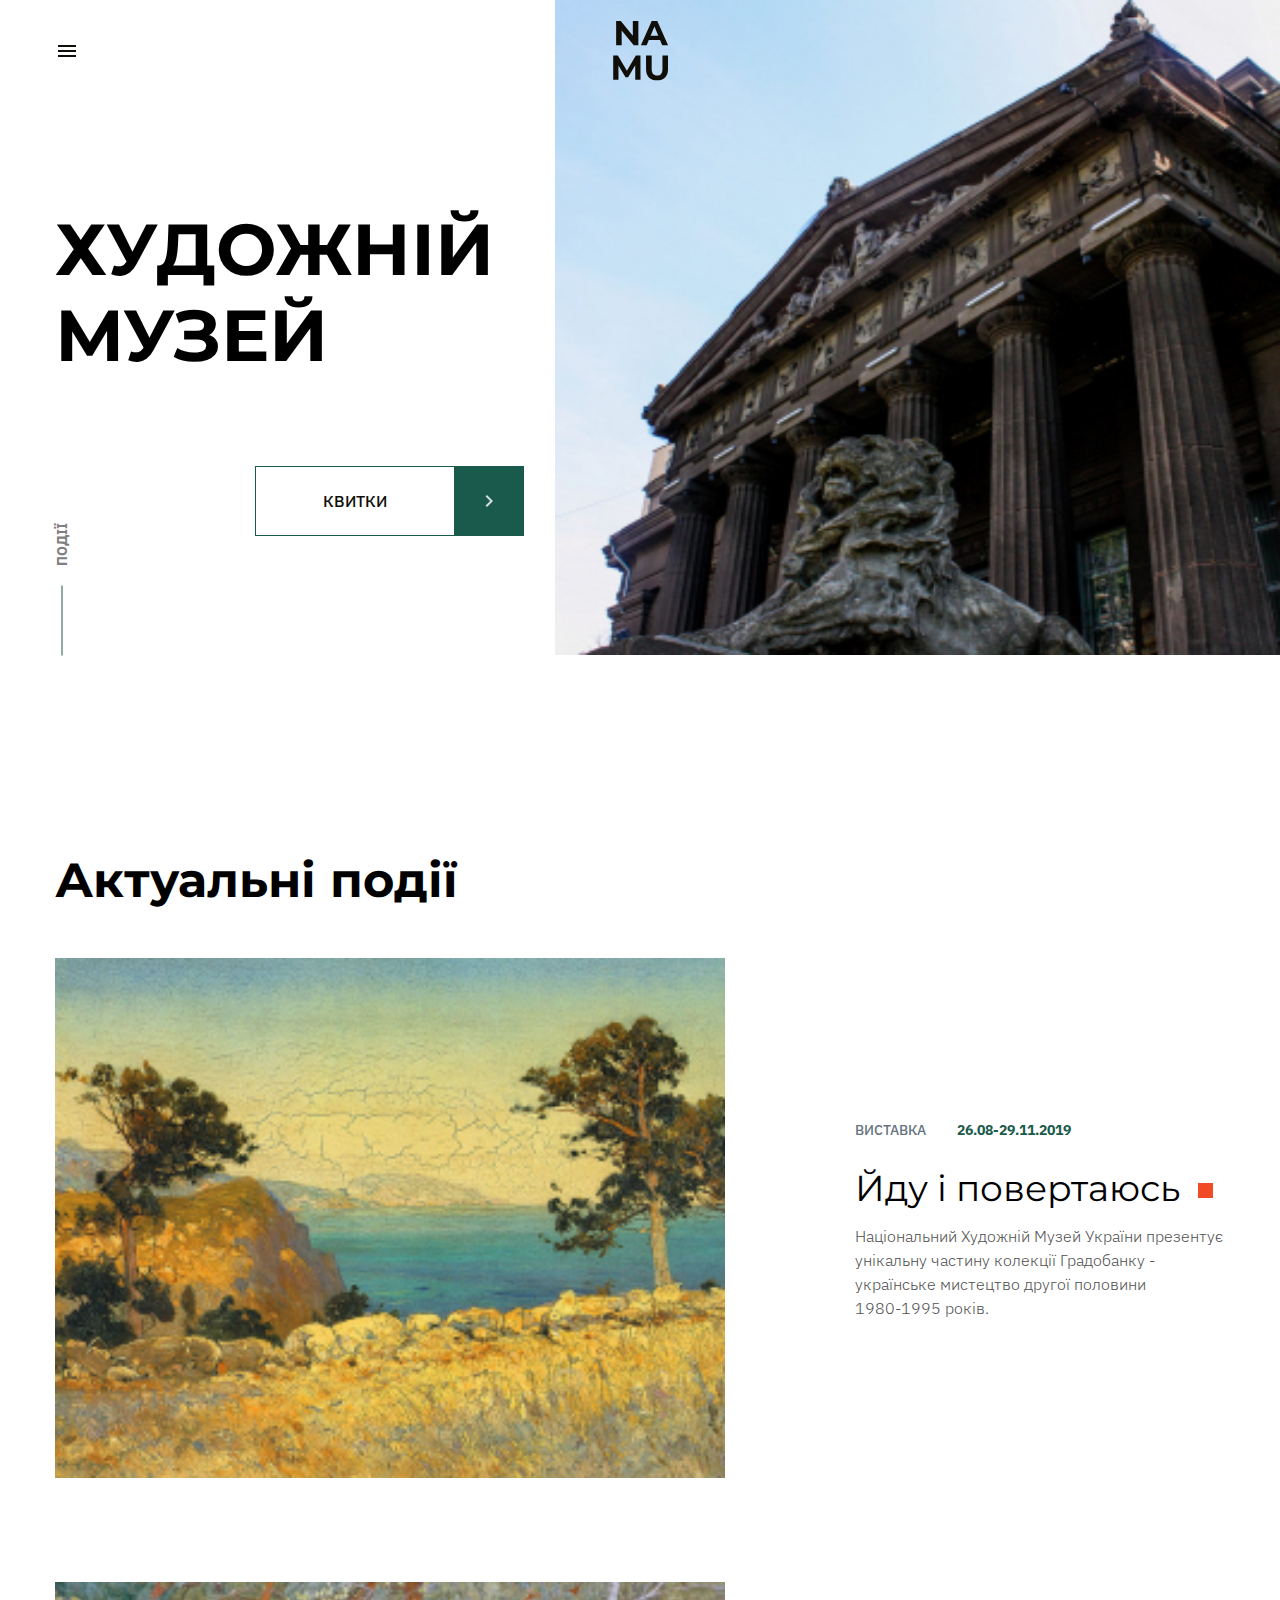
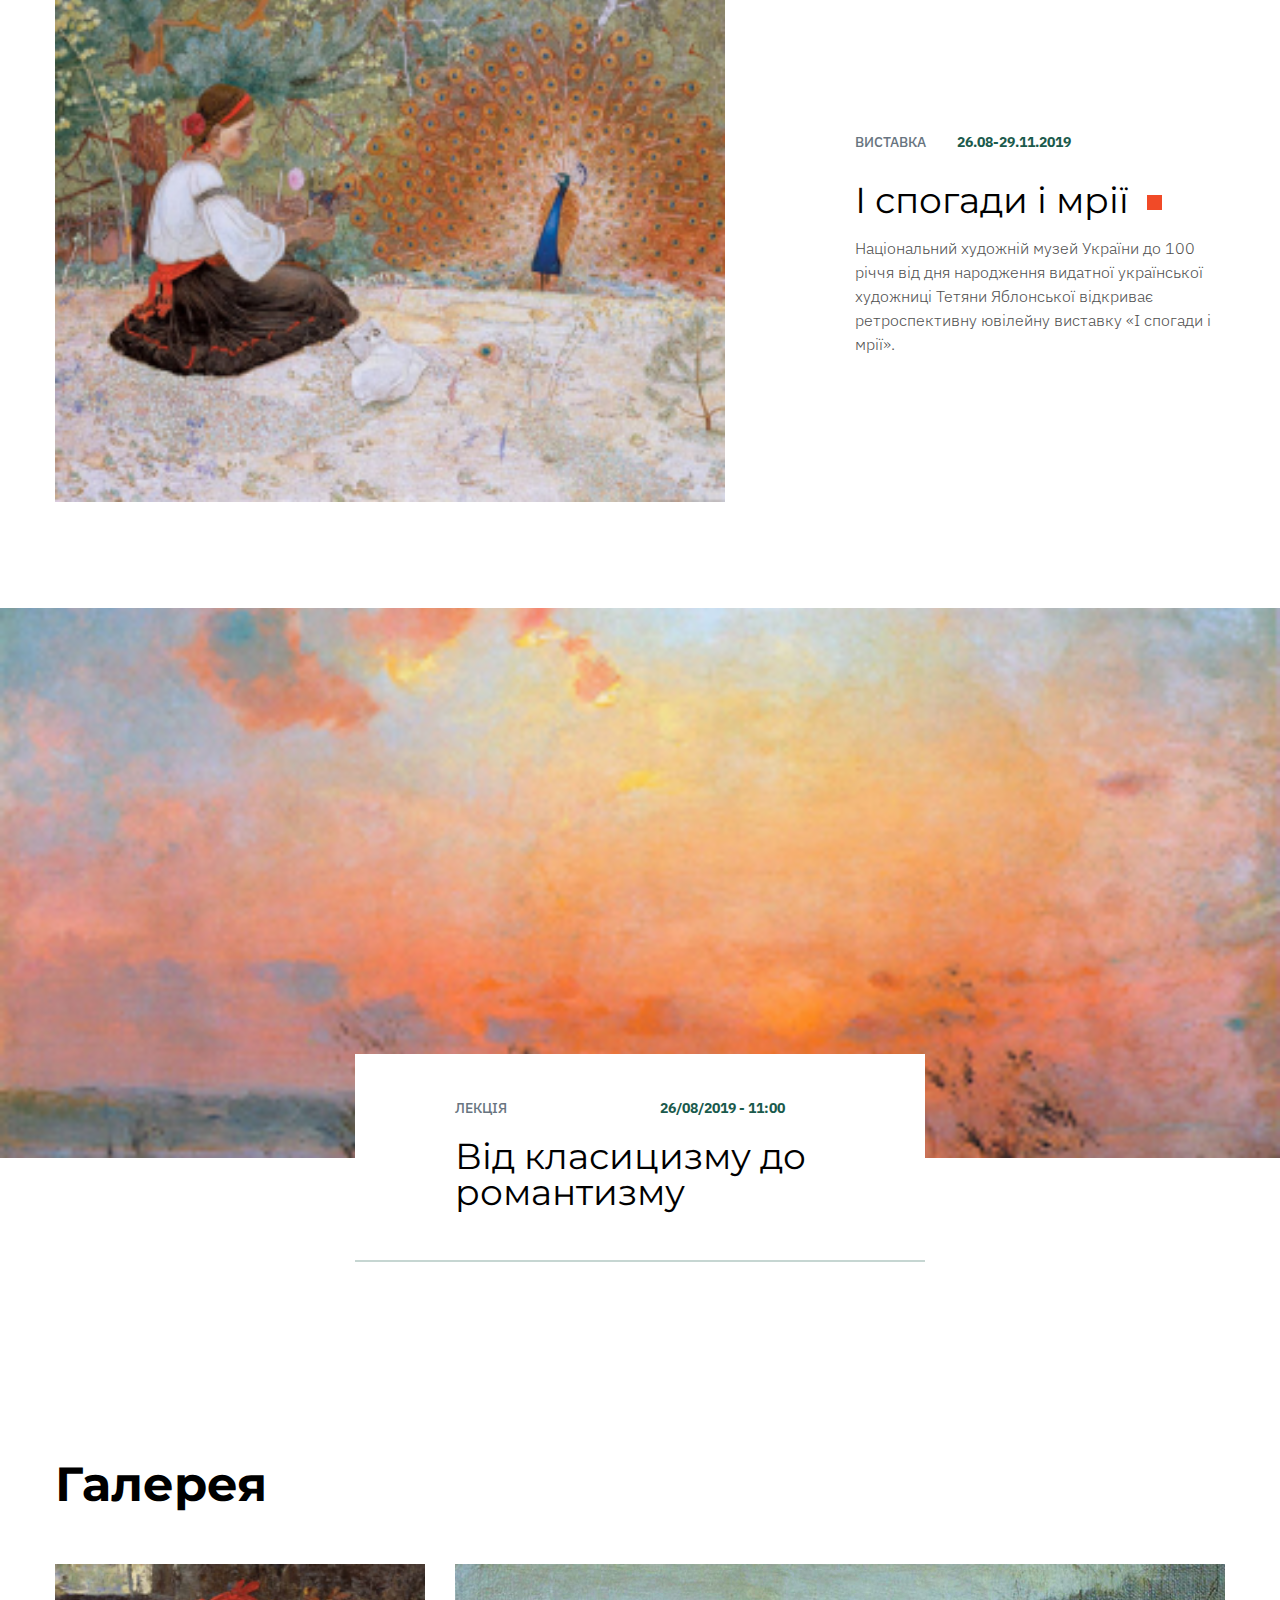
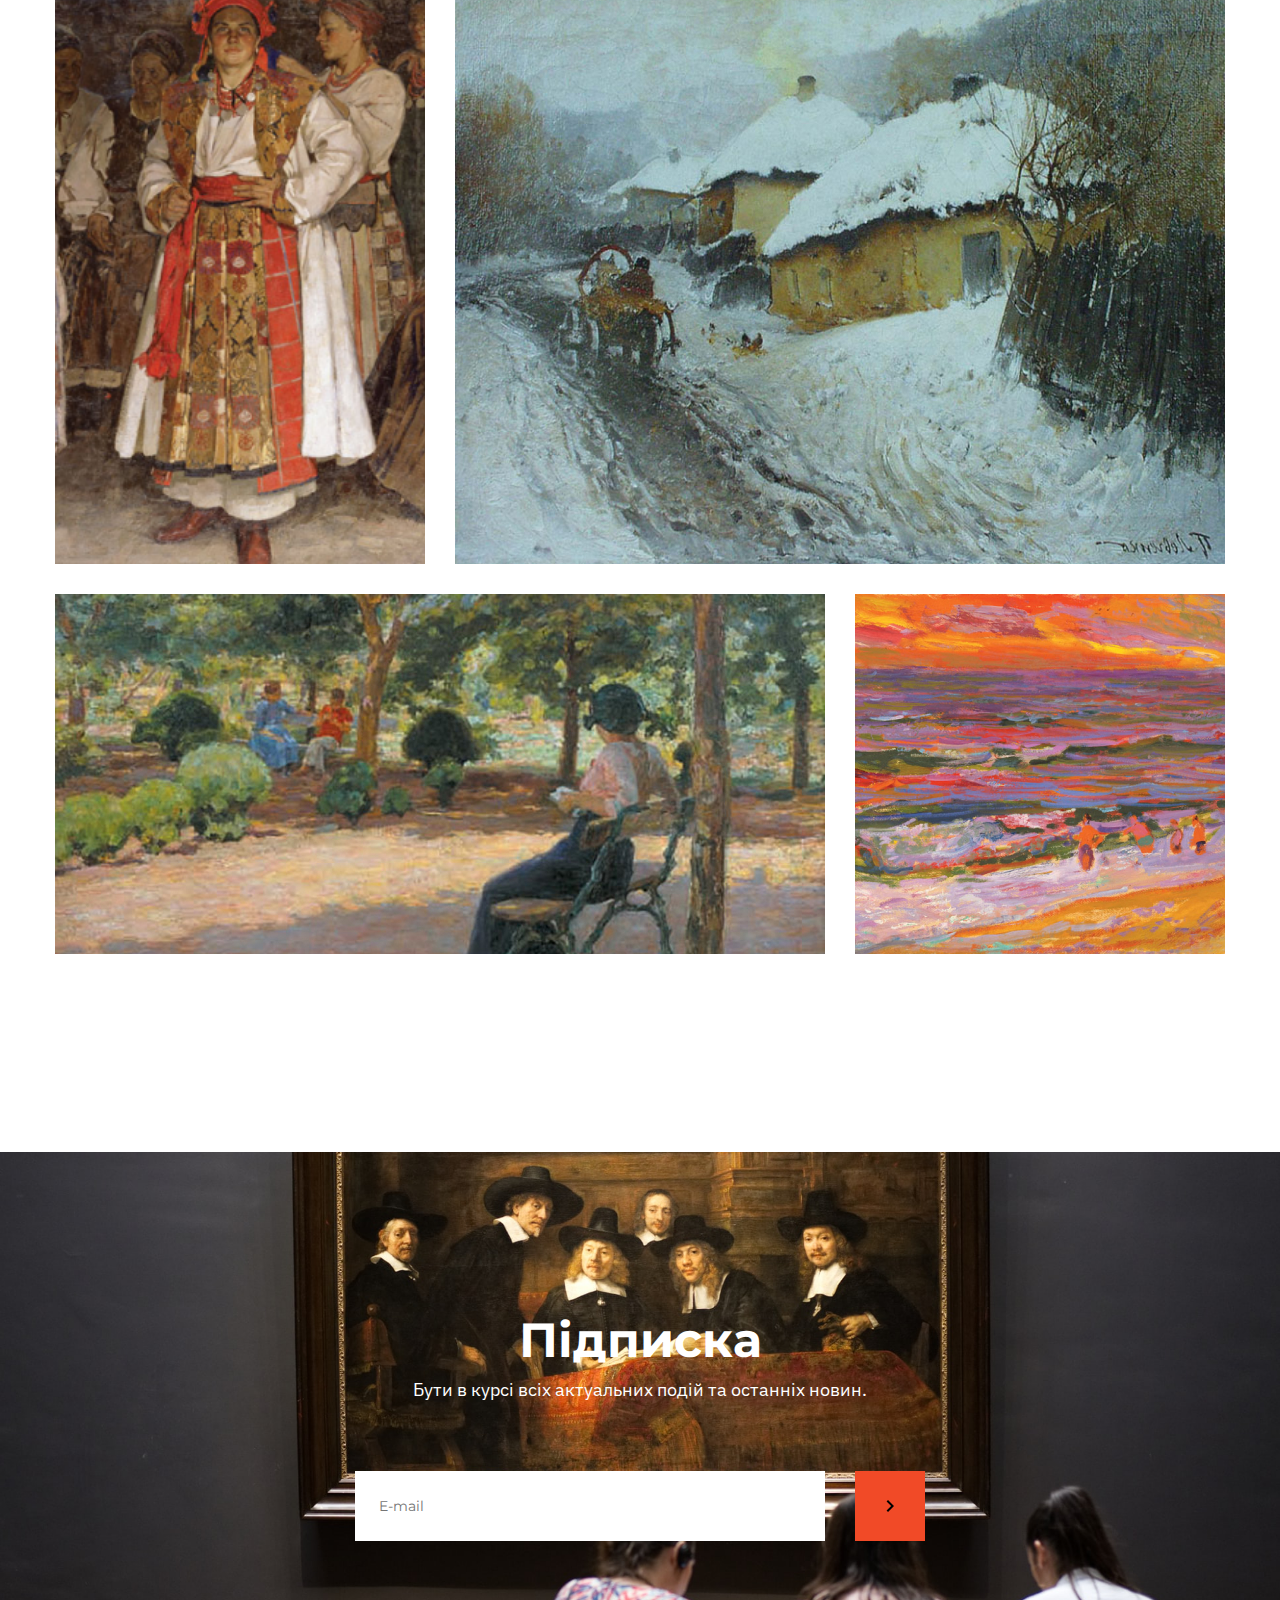
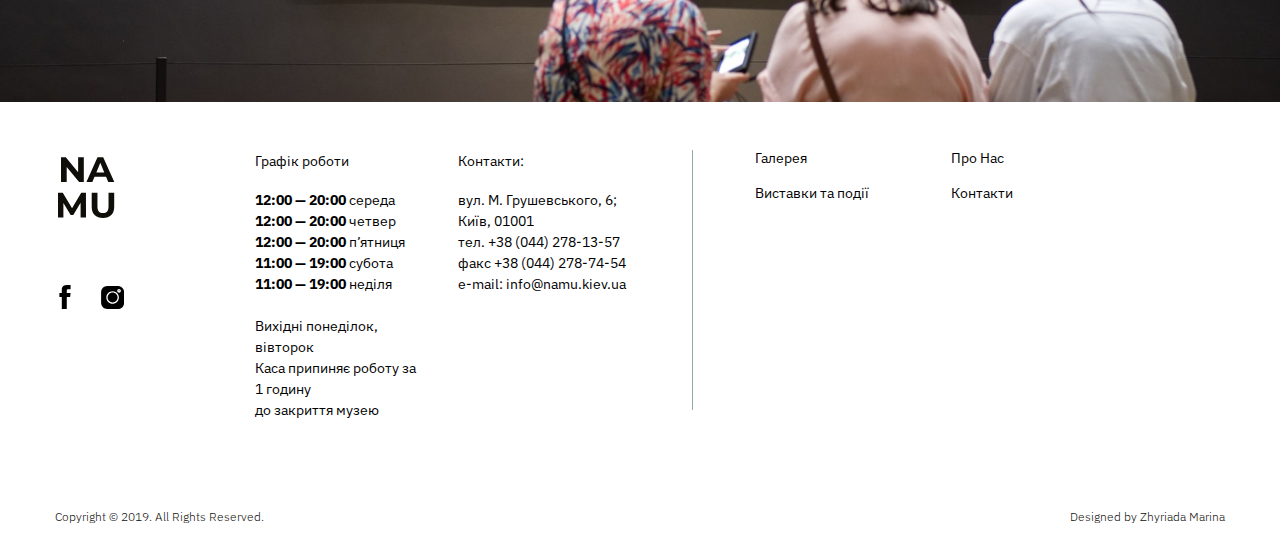
<file: src/index.html>
<!DOCTYPE html>
<html lang="en" class="page">
  <head>
    <meta charset="UTF-8">
    <meta name="viewport" content="width=device-width, initial-scale=1.0">
    <title>NAMU</title>
    <link
      rel="icon"
      href="images/favicon.jpg"
      type="image/x-icon"
    >
    <link rel="stylesheet" href="./styles/main.css">
  </head>
  <body class="page__body">
    <header class="header">
      <div class="wrapper">
        <div class="header__nav">
          <a href="#menu" class="header__nav-icon icon icon--menu"></a>
          <a href="#" class="icon icon--logo icon--logo--header"></a>
        </div>
        <img
          src="images/museum.jpg"
          alt="museum"
          class="header__background"
        >
        <div class="header__info grid grid--tablet grid--desktop">
          <h1 class="header__info-title grid__item--tablet-1-3">Художній музей</h1>
          <form action="#events" class="grid__item--tablet-1-3 grid__item--desktop-3-5">
            <button class="button header__button">Квитки</button>
          </form>
          <a href="events" class="header__info-events grid__item--desktop-1-1">Події</a>
        </div>
      </div>
    </header>

    <div class="page__menu menu" id="menu" >
      <nav class="menu__nav">
        <a href="#" class="menu__nav-icon icon icon--cross"></a>
        <a href="#events" class="menu__nav-link">Актуальні події</a>
        <a href="#gallery" class="menu__nav-link">Галерея</a>
        <a href="#subscribe" class="menu__nav-link">Підписка</a>
        <a href="#footer" class="menu__nav-link">Про нас</a>
      </nav>
    </div>

    <div class="wrapper" >
      <section class="events" id="events">
        <h2 class="events__title">Актуальні події</h2>
  
        <div class="events__card grid grid--tablet grid--desktop">
          <img
            src="images/art/art.jpg"
            alt="art"
            class="events__card-image grid__item--tablet-1-6 grid__item--desktop-1-7"
          >
          <div class="grid__item--tablet-1-4 grid__item--desktop-9-12">
            <div class="events__card-info">
              <p class="events__card-info-name">ВИСТАВКА</p>
              <p class="events__card-info-date">26.08-29.11.2019</p>
            </div>
            <h3 class="events__card-title">Йду і повертаюсь</h3>
            <p class="events__card-about">Національний Художній Музей України презентує унікальну частину колекції Градобанку - українське мистецтво другої половини <nobr>1980-1995</nobr> років.</p>
          </div>
          
        </div>

        <div class="events__card grid grid--tablet grid--desktop">
          <img
            src="images/art/art2.jpg"
            alt="art"
            class="events__card-image grid__item--tablet-1-6 grid__item--desktop-1-7"
          >
          <div class="grid__item--tablet-1-4 grid__item--desktop-9-12">
            <div class="events__card-info events__card-info--second">
              <p class="events__card-info-name">ВИСТАВКА</p>
              <p class="events__card-info-date">26.08-29.11.2019</p>
            </div>
            <h3 class="events__card-title">І спогади і мрії</h3>
            <p class="events__card-about">Національний художній музей України до 100 річчя від дня народження видатної української художниці Тетяни Яблонської відкриває ретроспективну ювілейну виставку «І спогади і мрії».</p>
          </div>
        </div>
      </section>
    </div>
    <section class="lection">
      <img
        src="images/art/art3.png"
        alt="art"
        class="lection__image"
      >
      <div class="wrapper wrapper--lection">
        <div class="lection__info">
          <p class="lection__info-about">Лекція</p>
          <p class="lection__info-date">26/08/2019 - 11:00</p>
        </div>
        <h3 class="lection__title">Від класицизму до романтизму</h3>
      </div>
    </section>
    <section class="gallery" id="gallery">
      <div class="wrapper">
        <h2 class="gallery__title">Галерея</h2>
        <input
          class="gallery__input"
          type="radio"
          name="switch"
          id="i_1"
          checked
        >
        <input
          class="gallery__input"
          type="radio"
          name="switch"
          id="i_2"
        >
        <div class="slider">
          <div class="slide">
            <div class="slide__content slide__content-1"></div>
          </div>
          <div class="slide">
            <div class="slide__content slide__content-2"></div>
          </div>
        </div>
        <div class="slider__controls">
          <label class="slider__controls-label" for="i_1">⬤</label>
          <label class="slider__controls-label" for="i_2">⬤</label>
        </div>

        <div class="grid grid--tablet grid--desktop gallery__art">
          <img
            src="images/slides/slide1.jpg" alt="art"
            class="grid__item--tablet-1-3 grid__item--desktop-1-4 gallery__art-item"
          >
          <img src="images/slides/slide2.jpg" alt="art"
            class="grid__item--tablet-4-6 gallery__art-item gallery__art-item--desktop"
          >
          <img src="images/art/art4.jpg" alt="art"
            class="grid__item--desktop-5-12 gallery__art-item gallery__art-item--tablet"
          >
          <img src="images/art/art5.jpg" alt="art" 
            class="
              grid__item--desktop-1-8
              gallery__art-item
              gallery__art-item--small
              gallery__art-item--tablet"
          >
          <img
            src="images/art/art6.jpg" alt="art"
            class="
              grid__item--desktop-9-12
              gallery__art-item
              gallery__art-item--small
              gallery__art-item--tablet"
          >
        </div>
      </div>
    </section>
    <section class="subscribe" id="subscribe">
      <div class="wrapper">
        <div class="subscribe__info">
          <h2 class="subscribe__info-title">Підписка</h2>
          <p class="subscribe__info-text">Бути в курсі всіх актуальних подій та останніх новин.</p>
        </div>
        <form action="#" class="subscribe__subscription">
          <input
            class="subscribe__subscription-input"
            type="text"
            id="email"
            placeholder="E-mail"
            pattern="[a-z0-9._%+-]+@[a-z0-9.-]+\.[a-z]{2,4}$"
            required
          >
          <button class="subscribe__subscription-button"></button>
        </form>
      </div>
    </section>
    <footer class="footer" id="footer">
      <div class="wrapper grid grid--tablet grid--desktop">
        <div class="footer__nav grid__item--tablet-1-1">
          <a href="#" class="icon icon--logo icon--logo--footer"></a>
          <div class="footer__nav-social">
            <a
              href="https://www.facebook.com"
              class="icon icon--facebook"
              target="_blank">
            </a>
            <a
              href="https://www.instagram.com"
              class="icon icon--instagram"
              target="_blank">
            </a>
          </div>
        </div>
        <div class="footer__info grid__item--tablet-2-5 grid__item--desktop-3-7">
          <div class="footer__info-schedule" id="about">
            <h4>Графік роботи</h4>
            <p>
              <strong>12:00 — 20:00 </strong>середа
              <br>
              <strong>12:00 — 20:00 </strong>четвер
              <br>
              <strong>12:00 — 20:00 </strong>п’ятниця
              <br>
              <strong>11:00 — 19:00 </strong>субота
              <br>
              <strong>11:00 — 19:00 </strong>неділя
              <br>
              <br>
              Вихідні понеділок, вівторок 
              <br>
              Каса припиняє роботу за 1 годину
              <br>
              до закриття музею
            </p>
          </div>
          <div class="footer__info-contacts" id="contacts">
            <h4>Контакти:</h4>
            <ul class="footer__info-contacts-list">
              <li>
                <a
                  href="https://goo.gl/maps/eHmgVebkbEKcQv6h9"
                  class="footer__info-contacts-link"
                  target="_blank"
                >
                  вул. М. Грушевського, 6; Київ, 01001
                </a>
              </li>
              <li>
                <a href="tel:278-13-57" class="footer__info-contacts-link">тел. +38 (044) <nobr>278-13-57</nobr></a>
              </li>
              <li>
                <a href="tel:278-74-54" class="footer__info-contacts-link">факс +38 (044) <nobr>278-74-54</nobr></a>
              </li>
              <li>
                <a href="mailto:info@namu.kiev.ua" class="footer__info-contacts-link">e-mail: info@namu.kiev.ua</a>
              </li>
            </ul>
          </div>
        </div>
        <div class="footer__links grid__item--tablet-2-5 grid__item--desktop-8-11">
          <ul class="footer__links-list">
            <li class="footer__links-item">
              <a href="#gallery" class="footer__links-link">Галерея</a>
            </li>
            <li class="footer__links-item">
              <a href="#events" class="footer__links-link">Виставки та події</a>
            </li>
          </ul>
          <ul class="footer__links-list">
            <li class="footer__links-item">
              <a href="#about" class="footer__links-link">Про Нас</a>
            </li>
            <li class="footer__links-item">
              <a href="#contacts" class="footer__links-link">Контакти</a>
            </li>
          </ul>
        </div>
        <div class="footer__copyrights grid__item--tablet-1-6 grid__item--desktop-1-12">
          <p>Designed by Zhyriada Marina</p>
          <p>Copyright © 2019. All Rights Reserved.</p>
        </div>
        <a href="#" class="footer__top"></a>
      </div>
    </footer>
    <script type="text/javascript" src="scripts/main.js"></script>
  </body>
</html>
</file>
<file: src/styles/main.css>
@import url("https://fonts.googleapis.com/css2?family=IBM+Plex+Sans:wght@300;400;500;700&family=Montserrat:wght@400;700&display=swap");
h1 {
  font-family: "Montserrat", sans-serif;
  font-weight: 700;
  line-height: 45px;
  font-size: 45px;
}
@media (min-width: 768px) {
  h1 {
    font-size: 54px;
    line-height: 64px;
  }
}
@media (min-width: 1280px) {
  h1 {
    font-size: 72px;
    line-height: 86px;
  }
}

h2 {
  font-family: "Montserrat", sans-serif;
  font-weight: 700;
  line-height: 36px;
  font-size: 36px;
  margin-block-start: 0;
  margin-block-end: 0;
}
@media (min-width: 768px) {
  h2 {
    font-size: 48px;
    line-height: 48px;
  }
}

h3 {
  font-family: "Montserrat", sans-serif;
  font-weight: 400;
  line-height: 28px;
  font-size: 28px;
}
@media (min-width: 768px) {
  h3 {
    font-size: 36px;
    line-height: 36px;
  }
}

h4 {
  font-size: 14px;
  font-weight: 400;
  line-height: 20px;
}

p {
  margin-block-start: 0;
  margin-block-end: 0;
}

.icon {
  height: 12px;
  width: 24px;
  display: block;
  background-position: center;
  background-repeat: no-repeat;
  background-size: contain;
}
.icon:hover {
  transform: scale(1.2);
  transition: transition 0.3s;
}
.icon:hover:hover {
  transition: 0.3s;
}
.icon--menu {
  background-image: url(../images/icons/menu.svg);
}
.icon--cross {
  height: 24px;
  width: 24px;
  background-image: url(../images/icons/cross.svg);
}
.icon--facebook {
  height: 24px;
  width: 12px;
  background-image: url(../images/icons/facebook.svg);
  margin-left: 0;
}
@media (min-width: 768px) {
  .icon--facebook {
    margin-left: 4px;
  }
}
.icon--instagram {
  height: 24px;
  width: 24px;
  background-image: url(../images/icons/instagram.svg);
  margin-right: 0;
}
@media (min-width: 768px) {
  .icon--instagram {
    margin-right: 12px;
  }
}
@media (min-width: 1280px) {
  .icon--instagram {
    margin-right: 0;
  }
}
.icon--logo {
  height: 52px;
  width: 48px;
  background-image: url(../images/logo.svg);
}
.icon--logo--header {
  position: absolute;
  right: 50%;
  transform: translate(50%);
}
@media (min-width: 768px) {
  .icon--logo--header {
    right: 0;
    transform: translate(0);
    margin-right: 234px;
    width: 60px;
    height: 60px;
  }
}
@media (min-width: 1280px) {
  .icon--logo--header {
    margin-right: 610px;
  }
}
.icon--logo--footer {
  height: 62px;
  width: 62px;
}

.header__nav {
  display: flex;
  align-items: center;
  height: 78px;
}
@media (min-width: 768px) {
  .header__nav {
    height: 102px;
  }
}
.header__background {
  z-index: -1;
  position: absolute;
  width: 100%;
  height: 300px;
  top: 0;
  right: 0;
}
@media (min-width: 768px) {
  .header__background {
    width: 374px;
    height: 384px;
  }
}
@media (min-width: 1280px) {
  .header__background {
    width: 725px;
    height: 655px;
  }
}
.header__info {
  margin-top: 212px;
}
@media (min-width: 768px) {
  .header__info {
    margin-top: -10px;
  }
}
@media (min-width: 1280px) {
  .header__info {
    margin: 56px 0 0;
  }
}
.header__info-title {
  text-transform: uppercase;
  text-align: center;
}
@media (min-width: 768px) {
  .header__info-title {
    text-align: start;
  }
}
.header__info-events {
  display: none;
}
@media (min-width: 1280px) {
  .header__info-events {
    font-family: "IBM Plex Sans", sans-serif;
    font-size: 14px;
    font-weight: 700;
    line-height: 14px;
    text-transform: uppercase;
    text-decoration: none;
    color: grey;
    transform: rotate(-90deg);
    display: flex;
    align-items: center;
    position: absolute;
    left: -5px;
    top: 582px;
  }
  .header__info-events:hover {
    transition: transition 0.3s;
    color: #f14a27;
  }
  .header__info-events:hover:hover {
    transition: 0.3s;
  }
  .header__info-events::before {
    content: "";
    display: block;
    width: 70px;
    height: 1px;
    background-color: #1a5a4c;
    margin-right: 20px;
  }
}
.header__button {
  margin-top: -6px;
}
@media (min-width: 768px) {
  .header__button {
    margin-top: 4px;
  }
}
@media (min-width: 1280px) {
  .header__button {
    margin-top: 40px;
  }
}

.wrapper {
  width: calc(100% - 40px);
  margin: 0 auto;
}
@media (min-width: 768px) {
  .wrapper {
    width: calc(100% - 70px);
  }
}
@media (min-width: 1280px) {
  .wrapper {
    width: calc(100% - 110px);
  }
}
.wrapper--lection {
  position: relative;
  padding-top: 20px;
  top: -58px;
  height: 119px;
  background-color: #fff;
  box-shadow: 0 2px 0 0 #1a5a4c40;
}
@media (min-width: 768px) {
  .wrapper--lection {
    width: 570px;
    top: -150px;
    padding-top: 40px;
    height: 164px;
  }
}
@media (min-width: 1280px) {
  .wrapper--lection {
    height: 164px;
    padding-top: 42px;
    top: -104px;
  }
}

.page {
  scroll-behavior: smooth;
}
.page input:-webkit-autofill,
.page input:-webkit-autofill:hover,
.page input:-webkit-autofill:focus,
.page textarea:-webkit-autofill,
.page textarea:-webkit-autofill:hover,
.page textarea:-webkit-autofill:focus,
.page select:-webkit-autofill,
.page select:-webkit-autofill:hover,
.page select:-webkit-autofill:focus {
  border: 1px solid #1a5a4c;
  -webkit-text-fill-color: white;
  -webkit-box-shadow: 0 0 0 1000px #1a5a4c inset;
  transition: background-color 5000s ease-in-out 0s;
}
.page__body {
  margin: 0;
  padding: 0;
}
.page__menu {
  position: fixed;
  top: 0;
  left: 0;
  right: 0;
  transform: translateX(-100%);
}
.page__menu:target {
  transform: translate(0);
}

* {
  transition-duration: 0.3s;
}

.button {
  position: relative;
  width: calc(100% - 50px);
  height: 50px;
  text-transform: uppercase;
  box-sizing: border-box;
  border: 1px #1a5a4c solid;
  background-color: #fff;
  color: #0f0e08;
  cursor: pointer;
  font-family: "IBM Plex Sans", sans-serif;
  font-size: 16px;
  font-weight: 500;
  line-height: 16px;
  letter-spacing: 0;
}
@media (min-width: 768px) {
  .button {
    width: 200px;
    height: 70px;
  }
}
.button:hover {
  transition: transition 0.3s;
  background-color: #1a5a4c;
  color: #fff;
}
.button:hover:hover {
  transition: 0.3s;
}
.button::after {
  content: "";
  position: absolute;
  display: block;
  width: 50px;
  height: 50px;
  background-color: #1a5a4c;
  background-image: url(../images/arrow.svg);
  background-repeat: no-repeat;
  background-position: center;
  top: -1px;
  right: -50px;
}
@media (min-width: 768px) {
  .button::after {
    height: 70px;
    width: 70px;
    right: -70px;
  }
}

.grid {
  display: grid;
  justify-content: center;
  grid-template-columns: repeat(2, 1fr);
  column-gap: 20px;
}
@media (min-width: 768px) {
  .grid {
    grid-template-columns: repeat(6, 1fr);
    column-gap: 30px;
  }
}
@media (min-width: 1280px) {
  .grid {
    grid-template-columns: repeat(12, 1fr);
    column-gap: 30px;
  }
}
.grid--tablet {
  display: flex;
  flex-direction: column;
}
@media (min-width: 768px) {
  .grid--tablet {
    display: grid;
  }
}
@media (min-width: 1280px) {
  .grid--desktop {
    display: grid;
  }
}
.grid__item--1-1 {
  grid-column: 1/2;
}
@media (min-width: 768px) {
  .grid__item--tablet-1-1 {
    grid-column: 1/2;
  }
}
@media (min-width: 1280px) {
  .grid__item--desktop-1-1 {
    grid-column: 1/2;
  }
}
.grid__item--1-2 {
  grid-column: 1/3;
}
@media (min-width: 768px) {
  .grid__item--tablet-1-2 {
    grid-column: 1/3;
  }
}
@media (min-width: 1280px) {
  .grid__item--desktop-1-2 {
    grid-column: 1/3;
  }
}
.grid__item--1-3 {
  grid-column: 1/4;
}
@media (min-width: 768px) {
  .grid__item--tablet-1-3 {
    grid-column: 1/4;
  }
}
@media (min-width: 1280px) {
  .grid__item--desktop-1-3 {
    grid-column: 1/4;
  }
}
.grid__item--1-4 {
  grid-column: 1/5;
}
@media (min-width: 768px) {
  .grid__item--tablet-1-4 {
    grid-column: 1/5;
  }
}
@media (min-width: 1280px) {
  .grid__item--desktop-1-4 {
    grid-column: 1/5;
  }
}
.grid__item--1-5 {
  grid-column: 1/6;
}
@media (min-width: 768px) {
  .grid__item--tablet-1-5 {
    grid-column: 1/6;
  }
}
@media (min-width: 1280px) {
  .grid__item--desktop-1-5 {
    grid-column: 1/6;
  }
}
.grid__item--1-6 {
  grid-column: 1/7;
}
@media (min-width: 768px) {
  .grid__item--tablet-1-6 {
    grid-column: 1/7;
  }
}
@media (min-width: 1280px) {
  .grid__item--desktop-1-6 {
    grid-column: 1/7;
  }
}
.grid__item--1-7 {
  grid-column: 1/8;
}
@media (min-width: 768px) {
  .grid__item--tablet-1-7 {
    grid-column: 1/8;
  }
}
@media (min-width: 1280px) {
  .grid__item--desktop-1-7 {
    grid-column: 1/8;
  }
}
.grid__item--1-8 {
  grid-column: 1/9;
}
@media (min-width: 768px) {
  .grid__item--tablet-1-8 {
    grid-column: 1/9;
  }
}
@media (min-width: 1280px) {
  .grid__item--desktop-1-8 {
    grid-column: 1/9;
  }
}
.grid__item--1-9 {
  grid-column: 1/10;
}
@media (min-width: 768px) {
  .grid__item--tablet-1-9 {
    grid-column: 1/10;
  }
}
@media (min-width: 1280px) {
  .grid__item--desktop-1-9 {
    grid-column: 1/10;
  }
}
.grid__item--1-10 {
  grid-column: 1/11;
}
@media (min-width: 768px) {
  .grid__item--tablet-1-10 {
    grid-column: 1/11;
  }
}
@media (min-width: 1280px) {
  .grid__item--desktop-1-10 {
    grid-column: 1/11;
  }
}
.grid__item--1-11 {
  grid-column: 1/12;
}
@media (min-width: 768px) {
  .grid__item--tablet-1-11 {
    grid-column: 1/12;
  }
}
@media (min-width: 1280px) {
  .grid__item--desktop-1-11 {
    grid-column: 1/12;
  }
}
.grid__item--1-12 {
  grid-column: 1/13;
}
@media (min-width: 768px) {
  .grid__item--tablet-1-12 {
    grid-column: 1/13;
  }
}
@media (min-width: 1280px) {
  .grid__item--desktop-1-12 {
    grid-column: 1/13;
  }
}
.grid__item--2-2 {
  grid-column: 2/3;
}
@media (min-width: 768px) {
  .grid__item--tablet-2-2 {
    grid-column: 2/3;
  }
}
@media (min-width: 1280px) {
  .grid__item--desktop-2-2 {
    grid-column: 2/3;
  }
}
.grid__item--2-3 {
  grid-column: 2/4;
}
@media (min-width: 768px) {
  .grid__item--tablet-2-3 {
    grid-column: 2/4;
  }
}
@media (min-width: 1280px) {
  .grid__item--desktop-2-3 {
    grid-column: 2/4;
  }
}
.grid__item--2-4 {
  grid-column: 2/5;
}
@media (min-width: 768px) {
  .grid__item--tablet-2-4 {
    grid-column: 2/5;
  }
}
@media (min-width: 1280px) {
  .grid__item--desktop-2-4 {
    grid-column: 2/5;
  }
}
.grid__item--2-5 {
  grid-column: 2/6;
}
@media (min-width: 768px) {
  .grid__item--tablet-2-5 {
    grid-column: 2/6;
  }
}
@media (min-width: 1280px) {
  .grid__item--desktop-2-5 {
    grid-column: 2/6;
  }
}
.grid__item--2-6 {
  grid-column: 2/7;
}
@media (min-width: 768px) {
  .grid__item--tablet-2-6 {
    grid-column: 2/7;
  }
}
@media (min-width: 1280px) {
  .grid__item--desktop-2-6 {
    grid-column: 2/7;
  }
}
.grid__item--2-7 {
  grid-column: 2/8;
}
@media (min-width: 768px) {
  .grid__item--tablet-2-7 {
    grid-column: 2/8;
  }
}
@media (min-width: 1280px) {
  .grid__item--desktop-2-7 {
    grid-column: 2/8;
  }
}
.grid__item--2-8 {
  grid-column: 2/9;
}
@media (min-width: 768px) {
  .grid__item--tablet-2-8 {
    grid-column: 2/9;
  }
}
@media (min-width: 1280px) {
  .grid__item--desktop-2-8 {
    grid-column: 2/9;
  }
}
.grid__item--2-9 {
  grid-column: 2/10;
}
@media (min-width: 768px) {
  .grid__item--tablet-2-9 {
    grid-column: 2/10;
  }
}
@media (min-width: 1280px) {
  .grid__item--desktop-2-9 {
    grid-column: 2/10;
  }
}
.grid__item--2-10 {
  grid-column: 2/11;
}
@media (min-width: 768px) {
  .grid__item--tablet-2-10 {
    grid-column: 2/11;
  }
}
@media (min-width: 1280px) {
  .grid__item--desktop-2-10 {
    grid-column: 2/11;
  }
}
.grid__item--2-11 {
  grid-column: 2/12;
}
@media (min-width: 768px) {
  .grid__item--tablet-2-11 {
    grid-column: 2/12;
  }
}
@media (min-width: 1280px) {
  .grid__item--desktop-2-11 {
    grid-column: 2/12;
  }
}
.grid__item--2-12 {
  grid-column: 2/13;
}
@media (min-width: 768px) {
  .grid__item--tablet-2-12 {
    grid-column: 2/13;
  }
}
@media (min-width: 1280px) {
  .grid__item--desktop-2-12 {
    grid-column: 2/13;
  }
}
.grid__item--3-3 {
  grid-column: 3/4;
}
@media (min-width: 768px) {
  .grid__item--tablet-3-3 {
    grid-column: 3/4;
  }
}
@media (min-width: 1280px) {
  .grid__item--desktop-3-3 {
    grid-column: 3/4;
  }
}
.grid__item--3-4 {
  grid-column: 3/5;
}
@media (min-width: 768px) {
  .grid__item--tablet-3-4 {
    grid-column: 3/5;
  }
}
@media (min-width: 1280px) {
  .grid__item--desktop-3-4 {
    grid-column: 3/5;
  }
}
.grid__item--3-5 {
  grid-column: 3/6;
}
@media (min-width: 768px) {
  .grid__item--tablet-3-5 {
    grid-column: 3/6;
  }
}
@media (min-width: 1280px) {
  .grid__item--desktop-3-5 {
    grid-column: 3/6;
  }
}
.grid__item--3-6 {
  grid-column: 3/7;
}
@media (min-width: 768px) {
  .grid__item--tablet-3-6 {
    grid-column: 3/7;
  }
}
@media (min-width: 1280px) {
  .grid__item--desktop-3-6 {
    grid-column: 3/7;
  }
}
.grid__item--3-7 {
  grid-column: 3/8;
}
@media (min-width: 768px) {
  .grid__item--tablet-3-7 {
    grid-column: 3/8;
  }
}
@media (min-width: 1280px) {
  .grid__item--desktop-3-7 {
    grid-column: 3/8;
  }
}
.grid__item--3-8 {
  grid-column: 3/9;
}
@media (min-width: 768px) {
  .grid__item--tablet-3-8 {
    grid-column: 3/9;
  }
}
@media (min-width: 1280px) {
  .grid__item--desktop-3-8 {
    grid-column: 3/9;
  }
}
.grid__item--3-9 {
  grid-column: 3/10;
}
@media (min-width: 768px) {
  .grid__item--tablet-3-9 {
    grid-column: 3/10;
  }
}
@media (min-width: 1280px) {
  .grid__item--desktop-3-9 {
    grid-column: 3/10;
  }
}
.grid__item--3-10 {
  grid-column: 3/11;
}
@media (min-width: 768px) {
  .grid__item--tablet-3-10 {
    grid-column: 3/11;
  }
}
@media (min-width: 1280px) {
  .grid__item--desktop-3-10 {
    grid-column: 3/11;
  }
}
.grid__item--3-11 {
  grid-column: 3/12;
}
@media (min-width: 768px) {
  .grid__item--tablet-3-11 {
    grid-column: 3/12;
  }
}
@media (min-width: 1280px) {
  .grid__item--desktop-3-11 {
    grid-column: 3/12;
  }
}
.grid__item--3-12 {
  grid-column: 3/13;
}
@media (min-width: 768px) {
  .grid__item--tablet-3-12 {
    grid-column: 3/13;
  }
}
@media (min-width: 1280px) {
  .grid__item--desktop-3-12 {
    grid-column: 3/13;
  }
}
.grid__item--4-4 {
  grid-column: 4/5;
}
@media (min-width: 768px) {
  .grid__item--tablet-4-4 {
    grid-column: 4/5;
  }
}
@media (min-width: 1280px) {
  .grid__item--desktop-4-4 {
    grid-column: 4/5;
  }
}
.grid__item--4-5 {
  grid-column: 4/6;
}
@media (min-width: 768px) {
  .grid__item--tablet-4-5 {
    grid-column: 4/6;
  }
}
@media (min-width: 1280px) {
  .grid__item--desktop-4-5 {
    grid-column: 4/6;
  }
}
.grid__item--4-6 {
  grid-column: 4/7;
}
@media (min-width: 768px) {
  .grid__item--tablet-4-6 {
    grid-column: 4/7;
  }
}
@media (min-width: 1280px) {
  .grid__item--desktop-4-6 {
    grid-column: 4/7;
  }
}
.grid__item--4-7 {
  grid-column: 4/8;
}
@media (min-width: 768px) {
  .grid__item--tablet-4-7 {
    grid-column: 4/8;
  }
}
@media (min-width: 1280px) {
  .grid__item--desktop-4-7 {
    grid-column: 4/8;
  }
}
.grid__item--4-8 {
  grid-column: 4/9;
}
@media (min-width: 768px) {
  .grid__item--tablet-4-8 {
    grid-column: 4/9;
  }
}
@media (min-width: 1280px) {
  .grid__item--desktop-4-8 {
    grid-column: 4/9;
  }
}
.grid__item--4-9 {
  grid-column: 4/10;
}
@media (min-width: 768px) {
  .grid__item--tablet-4-9 {
    grid-column: 4/10;
  }
}
@media (min-width: 1280px) {
  .grid__item--desktop-4-9 {
    grid-column: 4/10;
  }
}
.grid__item--4-10 {
  grid-column: 4/11;
}
@media (min-width: 768px) {
  .grid__item--tablet-4-10 {
    grid-column: 4/11;
  }
}
@media (min-width: 1280px) {
  .grid__item--desktop-4-10 {
    grid-column: 4/11;
  }
}
.grid__item--4-11 {
  grid-column: 4/12;
}
@media (min-width: 768px) {
  .grid__item--tablet-4-11 {
    grid-column: 4/12;
  }
}
@media (min-width: 1280px) {
  .grid__item--desktop-4-11 {
    grid-column: 4/12;
  }
}
.grid__item--4-12 {
  grid-column: 4/13;
}
@media (min-width: 768px) {
  .grid__item--tablet-4-12 {
    grid-column: 4/13;
  }
}
@media (min-width: 1280px) {
  .grid__item--desktop-4-12 {
    grid-column: 4/13;
  }
}
.grid__item--5-5 {
  grid-column: 5/6;
}
@media (min-width: 768px) {
  .grid__item--tablet-5-5 {
    grid-column: 5/6;
  }
}
@media (min-width: 1280px) {
  .grid__item--desktop-5-5 {
    grid-column: 5/6;
  }
}
.grid__item--5-6 {
  grid-column: 5/7;
}
@media (min-width: 768px) {
  .grid__item--tablet-5-6 {
    grid-column: 5/7;
  }
}
@media (min-width: 1280px) {
  .grid__item--desktop-5-6 {
    grid-column: 5/7;
  }
}
.grid__item--5-7 {
  grid-column: 5/8;
}
@media (min-width: 768px) {
  .grid__item--tablet-5-7 {
    grid-column: 5/8;
  }
}
@media (min-width: 1280px) {
  .grid__item--desktop-5-7 {
    grid-column: 5/8;
  }
}
.grid__item--5-8 {
  grid-column: 5/9;
}
@media (min-width: 768px) {
  .grid__item--tablet-5-8 {
    grid-column: 5/9;
  }
}
@media (min-width: 1280px) {
  .grid__item--desktop-5-8 {
    grid-column: 5/9;
  }
}
.grid__item--5-9 {
  grid-column: 5/10;
}
@media (min-width: 768px) {
  .grid__item--tablet-5-9 {
    grid-column: 5/10;
  }
}
@media (min-width: 1280px) {
  .grid__item--desktop-5-9 {
    grid-column: 5/10;
  }
}
.grid__item--5-10 {
  grid-column: 5/11;
}
@media (min-width: 768px) {
  .grid__item--tablet-5-10 {
    grid-column: 5/11;
  }
}
@media (min-width: 1280px) {
  .grid__item--desktop-5-10 {
    grid-column: 5/11;
  }
}
.grid__item--5-11 {
  grid-column: 5/12;
}
@media (min-width: 768px) {
  .grid__item--tablet-5-11 {
    grid-column: 5/12;
  }
}
@media (min-width: 1280px) {
  .grid__item--desktop-5-11 {
    grid-column: 5/12;
  }
}
.grid__item--5-12 {
  grid-column: 5/13;
}
@media (min-width: 768px) {
  .grid__item--tablet-5-12 {
    grid-column: 5/13;
  }
}
@media (min-width: 1280px) {
  .grid__item--desktop-5-12 {
    grid-column: 5/13;
  }
}
.grid__item--6-6 {
  grid-column: 6/7;
}
@media (min-width: 768px) {
  .grid__item--tablet-6-6 {
    grid-column: 6/7;
  }
}
@media (min-width: 1280px) {
  .grid__item--desktop-6-6 {
    grid-column: 6/7;
  }
}
.grid__item--6-7 {
  grid-column: 6/8;
}
@media (min-width: 768px) {
  .grid__item--tablet-6-7 {
    grid-column: 6/8;
  }
}
@media (min-width: 1280px) {
  .grid__item--desktop-6-7 {
    grid-column: 6/8;
  }
}
.grid__item--6-8 {
  grid-column: 6/9;
}
@media (min-width: 768px) {
  .grid__item--tablet-6-8 {
    grid-column: 6/9;
  }
}
@media (min-width: 1280px) {
  .grid__item--desktop-6-8 {
    grid-column: 6/9;
  }
}
.grid__item--6-9 {
  grid-column: 6/10;
}
@media (min-width: 768px) {
  .grid__item--tablet-6-9 {
    grid-column: 6/10;
  }
}
@media (min-width: 1280px) {
  .grid__item--desktop-6-9 {
    grid-column: 6/10;
  }
}
.grid__item--6-10 {
  grid-column: 6/11;
}
@media (min-width: 768px) {
  .grid__item--tablet-6-10 {
    grid-column: 6/11;
  }
}
@media (min-width: 1280px) {
  .grid__item--desktop-6-10 {
    grid-column: 6/11;
  }
}
.grid__item--6-11 {
  grid-column: 6/12;
}
@media (min-width: 768px) {
  .grid__item--tablet-6-11 {
    grid-column: 6/12;
  }
}
@media (min-width: 1280px) {
  .grid__item--desktop-6-11 {
    grid-column: 6/12;
  }
}
.grid__item--6-12 {
  grid-column: 6/13;
}
@media (min-width: 768px) {
  .grid__item--tablet-6-12 {
    grid-column: 6/13;
  }
}
@media (min-width: 1280px) {
  .grid__item--desktop-6-12 {
    grid-column: 6/13;
  }
}
.grid__item--7-7 {
  grid-column: 7/8;
}
@media (min-width: 768px) {
  .grid__item--tablet-7-7 {
    grid-column: 7/8;
  }
}
@media (min-width: 1280px) {
  .grid__item--desktop-7-7 {
    grid-column: 7/8;
  }
}
.grid__item--7-8 {
  grid-column: 7/9;
}
@media (min-width: 768px) {
  .grid__item--tablet-7-8 {
    grid-column: 7/9;
  }
}
@media (min-width: 1280px) {
  .grid__item--desktop-7-8 {
    grid-column: 7/9;
  }
}
.grid__item--7-9 {
  grid-column: 7/10;
}
@media (min-width: 768px) {
  .grid__item--tablet-7-9 {
    grid-column: 7/10;
  }
}
@media (min-width: 1280px) {
  .grid__item--desktop-7-9 {
    grid-column: 7/10;
  }
}
.grid__item--7-10 {
  grid-column: 7/11;
}
@media (min-width: 768px) {
  .grid__item--tablet-7-10 {
    grid-column: 7/11;
  }
}
@media (min-width: 1280px) {
  .grid__item--desktop-7-10 {
    grid-column: 7/11;
  }
}
.grid__item--7-11 {
  grid-column: 7/12;
}
@media (min-width: 768px) {
  .grid__item--tablet-7-11 {
    grid-column: 7/12;
  }
}
@media (min-width: 1280px) {
  .grid__item--desktop-7-11 {
    grid-column: 7/12;
  }
}
.grid__item--7-12 {
  grid-column: 7/13;
}
@media (min-width: 768px) {
  .grid__item--tablet-7-12 {
    grid-column: 7/13;
  }
}
@media (min-width: 1280px) {
  .grid__item--desktop-7-12 {
    grid-column: 7/13;
  }
}
.grid__item--8-8 {
  grid-column: 8/9;
}
@media (min-width: 768px) {
  .grid__item--tablet-8-8 {
    grid-column: 8/9;
  }
}
@media (min-width: 1280px) {
  .grid__item--desktop-8-8 {
    grid-column: 8/9;
  }
}
.grid__item--8-9 {
  grid-column: 8/10;
}
@media (min-width: 768px) {
  .grid__item--tablet-8-9 {
    grid-column: 8/10;
  }
}
@media (min-width: 1280px) {
  .grid__item--desktop-8-9 {
    grid-column: 8/10;
  }
}
.grid__item--8-10 {
  grid-column: 8/11;
}
@media (min-width: 768px) {
  .grid__item--tablet-8-10 {
    grid-column: 8/11;
  }
}
@media (min-width: 1280px) {
  .grid__item--desktop-8-10 {
    grid-column: 8/11;
  }
}
.grid__item--8-11 {
  grid-column: 8/12;
}
@media (min-width: 768px) {
  .grid__item--tablet-8-11 {
    grid-column: 8/12;
  }
}
@media (min-width: 1280px) {
  .grid__item--desktop-8-11 {
    grid-column: 8/12;
  }
}
.grid__item--8-12 {
  grid-column: 8/13;
}
@media (min-width: 768px) {
  .grid__item--tablet-8-12 {
    grid-column: 8/13;
  }
}
@media (min-width: 1280px) {
  .grid__item--desktop-8-12 {
    grid-column: 8/13;
  }
}
.grid__item--9-9 {
  grid-column: 9/10;
}
@media (min-width: 768px) {
  .grid__item--tablet-9-9 {
    grid-column: 9/10;
  }
}
@media (min-width: 1280px) {
  .grid__item--desktop-9-9 {
    grid-column: 9/10;
  }
}
.grid__item--9-10 {
  grid-column: 9/11;
}
@media (min-width: 768px) {
  .grid__item--tablet-9-10 {
    grid-column: 9/11;
  }
}
@media (min-width: 1280px) {
  .grid__item--desktop-9-10 {
    grid-column: 9/11;
  }
}
.grid__item--9-11 {
  grid-column: 9/12;
}
@media (min-width: 768px) {
  .grid__item--tablet-9-11 {
    grid-column: 9/12;
  }
}
@media (min-width: 1280px) {
  .grid__item--desktop-9-11 {
    grid-column: 9/12;
  }
}
.grid__item--9-12 {
  grid-column: 9/13;
}
@media (min-width: 768px) {
  .grid__item--tablet-9-12 {
    grid-column: 9/13;
  }
}
@media (min-width: 1280px) {
  .grid__item--desktop-9-12 {
    grid-column: 9/13;
  }
}
.grid__item--10-10 {
  grid-column: 10/11;
}
@media (min-width: 768px) {
  .grid__item--tablet-10-10 {
    grid-column: 10/11;
  }
}
@media (min-width: 1280px) {
  .grid__item--desktop-10-10 {
    grid-column: 10/11;
  }
}
.grid__item--10-11 {
  grid-column: 10/12;
}
@media (min-width: 768px) {
  .grid__item--tablet-10-11 {
    grid-column: 10/12;
  }
}
@media (min-width: 1280px) {
  .grid__item--desktop-10-11 {
    grid-column: 10/12;
  }
}
.grid__item--10-12 {
  grid-column: 10/13;
}
@media (min-width: 768px) {
  .grid__item--tablet-10-12 {
    grid-column: 10/13;
  }
}
@media (min-width: 1280px) {
  .grid__item--desktop-10-12 {
    grid-column: 10/13;
  }
}
.grid__item--11-11 {
  grid-column: 11/12;
}
@media (min-width: 768px) {
  .grid__item--tablet-11-11 {
    grid-column: 11/12;
  }
}
@media (min-width: 1280px) {
  .grid__item--desktop-11-11 {
    grid-column: 11/12;
  }
}
.grid__item--11-12 {
  grid-column: 11/13;
}
@media (min-width: 768px) {
  .grid__item--tablet-11-12 {
    grid-column: 11/13;
  }
}
@media (min-width: 1280px) {
  .grid__item--desktop-11-12 {
    grid-column: 11/13;
  }
}
.grid__item--12-12 {
  grid-column: 12/13;
}
@media (min-width: 768px) {
  .grid__item--tablet-12-12 {
    grid-column: 12/13;
  }
}
@media (min-width: 1280px) {
  .grid__item--desktop-12-12 {
    grid-column: 12/13;
  }
}

.events {
  font-family: "IBM Plex Sans", sans-serif;
}
.events__title {
  margin-top: 70px;
  text-align: center;
}
@media (min-width: 768px) {
  .events__title {
    text-align: start;
    margin-top: 106px;
  }
}
@media (min-width: 1280px) {
  .events__title {
    margin-top: 320px;
  }
}
.events__card {
  margin-top: 40px;
}
@media (min-width: 768px) {
  .events__card {
    margin-top: 48px;
  }
}
@media (min-width: 1280px) {
  .events__card {
    margin-top: 54px;
  }
}
.events__card:last-child {
  margin-top: 66px;
}
@media (min-width: 768px) {
  .events__card:last-child {
    margin-top: 64px;
  }
}
@media (min-width: 1280px) {
  .events__card:last-child {
    margin-top: 104px;
  }
}
.events__card-image {
  width: 100%;
}
.events__card-image:hover {
  transform: scale(1.05);
  transition: transition 0.3s;
}
.events__card-image:hover:hover {
  transition: 0.3s;
}
@media (min-width: 1280px) {
  .events__card-image {
    height: 520px;
  }
}
.events__card-info {
  width: 100%;
  margin-top: 14px;
  font-size: 16px;
  display: flex;
  justify-content: space-between;
  align-items: center;
}
@media (min-width: 768px) {
  .events__card-info {
    margin-top: 34px;
    width: 222px;
  }
}
@media (min-width: 1280px) {
  .events__card-info {
    margin-top: 160px;
    width: 220px;
  }
}
@media (min-width: 768px) {
  .events__card-info--second {
    margin-top: 38px;
  }
}
@media (min-width: 1280px) {
  .events__card-info--second {
    margin-top: 148px;
  }
}
.events__card-info-name {
  color: #687480;
  font-weight: 500;
  line-height: 16px;
}
@media (min-width: 768px) {
  .events__card-info-name {
    font-size: 14px;
    line-height: 14px;
  }
}
@media (min-width: 1280px) {
  .events__card-info-name {
    font-size: 14px;
    line-height: 14px;
  }
}
.events__card-info-date {
  color: #1a5a4c;
  font-weight: 700;
  line-height: 24px;
  margin-right: 4px;
}
@media (min-width: 768px) {
  .events__card-info-date {
    font-size: 14px;
  }
}
.events__card-title {
  margin-top: 10px;
  display: flex;
  align-items: center;
}
@media (min-width: 768px) {
  .events__card-title {
    margin-top: 28px;
  }
}
.events__card-title::after {
  content: "";
  display: inline-block;
  background-color: #f14a27;
  height: 10px;
  width: 10px;
  margin: 6px 0 0 10px;
}
@media (min-width: 768px) {
  .events__card-title::after {
    height: 15px;
    width: 15px;
    margin: 5px 0 0 18px;
  }
}
.events__card-about {
  color: #4e4e4e;
  font-size: 16px;
  font-weight: 300;
  line-height: 24px;
  margin-top: -12px;
}
@media (min-width: 768px) {
  .events__card-about {
    margin-top: -18px;
  }
}

.lection {
  position: relative;
}
.lection__image {
  z-index: -1;
  width: 100%;
  margin-top: 66px;
  display: block;
}
@media (min-width: 768px) {
  .lection__image {
    margin: 110px auto 0;
    width: calc(100% - 70px);
  }
}
@media (min-width: 1280px) {
  .lection__image {
    margin: 106px auto 0;
    width: 100%;
    height: 550px;
    object-position: center 50%;
    object-fit: cover;
  }
}
.lection__info {
  font-family: "IBM Plex Sans", sans-serif;
  font-size: 16px;
  width: 238px;
  display: flex;
  align-items: center;
  justify-content: space-between;
  margin: 0 auto;
}
@media (min-width: 768px) {
  .lection__info {
    width: 376px;
    font-size: 14px;
    margin: 0 0 0 56px;
  }
}
@media (min-width: 1280px) {
  .lection__info {
    width: 336px;
    margin: 0 0 0 100px;
  }
}
.lection__info-about {
  font-weight: 500;
  line-height: 16px;
  text-transform: uppercase;
  color: #687480;
}
.lection__info-date {
  font-weight: 700;
  line-height: 24px;
  color: #1a5a4c;
  margin-right: 6px;
}
.lection__title {
  text-align: center;
  margin: 20px 0 0;
}
@media (min-width: 768px) {
  .lection__title {
    text-align: start;
    width: 460px;
    margin: 18px 0 0 54px;
  }
}
@media (min-width: 1280px) {
  .lection__title {
    width: 360px;
    margin: 18px 0 0 100px;
  }
}

.gallery__title {
  margin-top: 42px;
  text-align: center;
}
@media (min-width: 768px) {
  .gallery__title {
    text-align: start;
    margin-top: -62px;
  }
}
@media (min-width: 1280px) {
  .gallery__title {
    margin-top: 96px;
  }
}
.gallery__input {
  opacity: 0;
  width: 0;
  height: 0;
  position: absolute;
}
.gallery__art {
  display: none;
  margin-top: 0;
}
@media (min-width: 768px) {
  .gallery__art {
    display: grid;
    margin-top: 46px;
  }
}
@media (min-width: 1280px) {
  .gallery__art {
    margin-top: 56px;
  }
}
.gallery__art-item {
  width: 100%;
  height: 543px;
  object-fit: cover;
}
.gallery__art-item:hover {
  transform: scale(1.05);
  transition: transition 0.3s;
}
.gallery__art-item:hover:hover {
  transition: 0.3s;
}
@media (min-width: 1280px) {
  .gallery__art-item {
    height: 600px;
  }
}
@media (min-width: 1280px) {
  .gallery__art-item--desktop {
    display: none;
  }
}
@media (min-width: 768px) {
  .gallery__art-item--tablet {
    display: none;
  }
}
@media (min-width: 1280px) {
  .gallery__art-item--tablet {
    display: block;
  }
}
.gallery__art-item--small {
  height: 360px;
  margin-top: 30px;
}

.slider {
  width: 87.5vw;
  display: flex;
  box-sizing: border-box;
  margin: 41px auto 0;
}
@media (min-width: 768px) {
  .slider {
    display: none;
  }
}
.slider__controls {
  margin-top: 15px;
  display: flex;
  justify-content: center;
}
@media (min-width: 768px) {
  .slider__controls {
    display: none;
  }
}
.slider__controls label {
  color: #e0e0e0;
  transition-duration: 3s;
  cursor: pointer;
  margin-left: 6px;
  height: 10px;
  width: 24px;
  transform: scale(0.7);
}

#i_1:checked ~ .slider .slide__content-1,
#i_2:checked ~ .slider .slide__content-2 {
  opacity: 1;
  pointer-events: auto;
}

#i_1:checked ~ .slider__controls label[for=i_1],
#i_2:checked ~ .slider__controls label[for=i_2] {
  color: #1a5a4c;
}

.slide {
  width: 0;
}
.slide__content {
  width: 87.5vw;
  height: 410px;
  opacity: 0;
  pointer-events: none;
  transition: opacity 3s;
  overflow-y: auto;
  background-size: cover;
  background-repeat: no-repeat;
}
.slide__content:hover {
  transform: scale(1.05);
  transition: transition 0.3s;
}
.slide__content:hover:hover {
  transition: 0.3s;
}
.slide__content-1 {
  background-image: url(../images/slides/slide1.jpg);
}
.slide__content-2 {
  background-image: url(../images/slides/slide2.jpg);
}

.subscribe {
  height: 386px;
  width: 100%;
  background-image: url(../images/background.jpg);
  background-position: bottom;
  background-size: cover;
  background-repeat: no-repeat;
}
@media (min-width: 768px) {
  .subscribe {
    background-position: center;
    height: 380px;
  }
}
@media (min-width: 1280px) {
  .subscribe {
    height: 550px;
  }
}
.subscribe__info {
  color: white;
  margin-top: 104px;
  display: flex;
  flex-direction: column;
  align-items: center;
}
@media (min-width: 768px) {
  .subscribe__info {
    margin-top: 134px;
  }
}
@media (min-width: 1280px) {
  .subscribe__info {
    margin-top: 198px;
  }
}
.subscribe__info-title {
  margin-top: 88px;
}
@media (min-width: 768px) {
  .subscribe__info-title {
    margin-top: 82px;
  }
}
@media (min-width: 1280px) {
  .subscribe__info-title {
    margin-top: 164px;
  }
}
.subscribe__info-text {
  margin-top: 20px;
  font-family: "IBM Plex Sans", sans-serif;
  font-size: 18px;
  font-weight: 400;
  line-height: 27px;
  text-align: center;
}
@media (min-width: 768px) {
  .subscribe__info-text {
    margin-top: 17px;
    line-height: 18px;
  }
}
.subscribe__subscription {
  display: flex;
  justify-content: space-between;
  margin: 50px auto 0;
  box-sizing: border-box;
}
@media (min-width: 768px) {
  .subscribe__subscription {
    margin: 62px auto 0;
    width: 460px;
  }
}
@media (min-width: 1280px) {
  .subscribe__subscription {
    margin: 72px auto 0;
    width: 570px;
  }
}
.subscribe__subscription-input {
  outline: none;
  padding-left: 24px;
  height: 48px;
  width: calc(100% - 50px);
  border: none;
  font-family: "Montserrat", sans-serif;
  font-size: 14px;
  font-weight: 400;
  line-height: 14px;
}
@media (min-width: 768px) {
  .subscribe__subscription-input {
    height: 68px;
    width: 348px;
  }
}
@media (min-width: 1280px) {
  .subscribe__subscription-input {
    height: 68px;
    width: 444px;
  }
}
.subscribe__subscription-button {
  height: 50px;
  width: 50px;
  background-color: #f14a27;
  border: none;
  background-image: url(../images/arrowBlack.svg);
  background-repeat: no-repeat;
  background-position: center;
}
@media (min-width: 768px) {
  .subscribe__subscription-button {
    height: 70px;
    width: 70px;
  }
}

.footer {
  position: relative;
  height: 931px;
  width: 100%;
  font-family: "IBM Plex Sans", sans-serif;
  font-size: 14px;
  font-weight: 400;
  line-height: 21px;
}
@media (min-width: 768px) {
  .footer {
    height: 651px;
  }
}
@media (min-width: 1280px) {
  .footer {
    height: 457px;
  }
}
.footer__nav {
  margin-top: 55px;
  width: 100%;
  display: flex;
  justify-content: space-between;
  align-items: center;
}
@media (min-width: 768px) {
  .footer__nav {
    flex-direction: column;
    align-items: flex-start;
    height: 154px;
  }
}
@media (min-width: 1280px) {
  .footer__nav {
    height: 152px;
  }
}
.footer__nav-social {
  width: 62px;
  display: flex;
  justify-content: space-between;
}
@media (min-width: 768px) {
  .footer__nav-social {
    width: 100%;
  }
}
.footer__info {
  display: flex;
  justify-content: space-between;
  margin-top: 26px;
  padding-bottom: 72px;
  border-bottom: 1px solid rgba(26, 90, 76, 0.5);
}
.footer__info::after {
  content: "";
  display: none;
  width: 1px;
  height: 90%;
  margin: 18px 32px;
  background-color: rgba(26, 90, 76, 0.5);
}
@media (min-width: 1280px) {
  .footer__info::after {
    display: block;
  }
}
@media (min-width: 768px) {
  .footer__info {
    margin-top: 32px;
    padding-bottom: 65px;
  }
}
@media (min-width: 1280px) {
  .footer__info {
    margin-top: 30px;
    border-bottom: none;
    padding-bottom: 0;
  }
}
.footer__info-schedule {
  width: 130px;
}
@media (min-width: 768px) {
  .footer__info-schedule {
    width: 220px;
  }
}
@media (min-width: 1280px) {
  .footer__info-schedule {
    width: 170px;
  }
}
.footer__info-contacts {
  width: 130px;
}
@media (min-width: 768px) {
  .footer__info-contacts {
    width: 220px;
  }
}
@media (min-width: 1280px) {
  .footer__info-contacts {
    width: 170px;
  }
}
.footer__info-contacts-list {
  list-style: none;
  padding: 0;
}
.footer__info-contacts-link {
  text-decoration: none;
  color: black;
}
.footer__info-contacts-link:hover {
  color: #f14a27;
  transition: transition 0.3s;
}
.footer__info-contacts-link:hover:hover {
  transition: 0.3s;
}
.footer__links {
  margin-top: 22px;
  display: flex;
  justify-content: space-between;
}
@media (min-width: 768px) {
  .footer__links {
    margin-top: 46px;
  }
}
@media (min-width: 1280px) {
  .footer__links {
    margin-top: 32px;
  }
}
.footer__links-list {
  list-style: none;
  padding: 0;
  width: 47%;
}
.footer__links-item:last-child {
  margin-top: 14px;
}
.footer__links-link {
  text-decoration: none;
  color: black;
}
.footer__links-link:hover {
  color: #f14a27;
  transition: transition 0.3s;
}
.footer__links-link:hover:hover {
  transition: 0.3s;
}
.footer__copyrights {
  display: flex;
  flex-direction: column;
  align-items: center;
  margin-top: 54px;
  font-size: 12px;
  line-height: 28px;
  font-weight: 300;
  color: #0f0e08;
}
@media (min-width: 768px) {
  .footer__copyrights {
    margin-top: 96px;
    flex-direction: row-reverse;
    justify-content: space-between;
  }
}
@media (min-width: 1280px) {
  .footer__copyrights {
    margin-top: 82px;
  }
}
.footer__top {
  height: 50px;
  width: 50px;
  border-radius: 50%;
  box-sizing: border-box;
  border: 1px solid #1a5a4c;
  background-image: url(../images/arrowUp.svg);
  background-position: center;
  background-repeat: no-repeat;
  position: absolute;
  right: 20px;
  bottom: 342px;
}
@media (min-width: 768px) {
  .footer__top {
    display: none;
  }
}

.menu {
  background-color: #1a5a4c;
  height: 100vh;
  z-index: 5;
}
.menu__nav {
  display: flex;
  align-items: center;
  flex-direction: column;
  justify-content: space-between;
  gap: 50px;
}
.menu__nav-link {
  font-family: "IBM Plex Sans", sans-serif;
  font-size: 28px;
  font-weight: 400;
  line-height: 28px;
  color: white;
  text-decoration: none;
}
.menu__nav-link:hover {
  transform: scale(1.05);
}

/*# sourceMappingURL=main.css.map */
</file>
